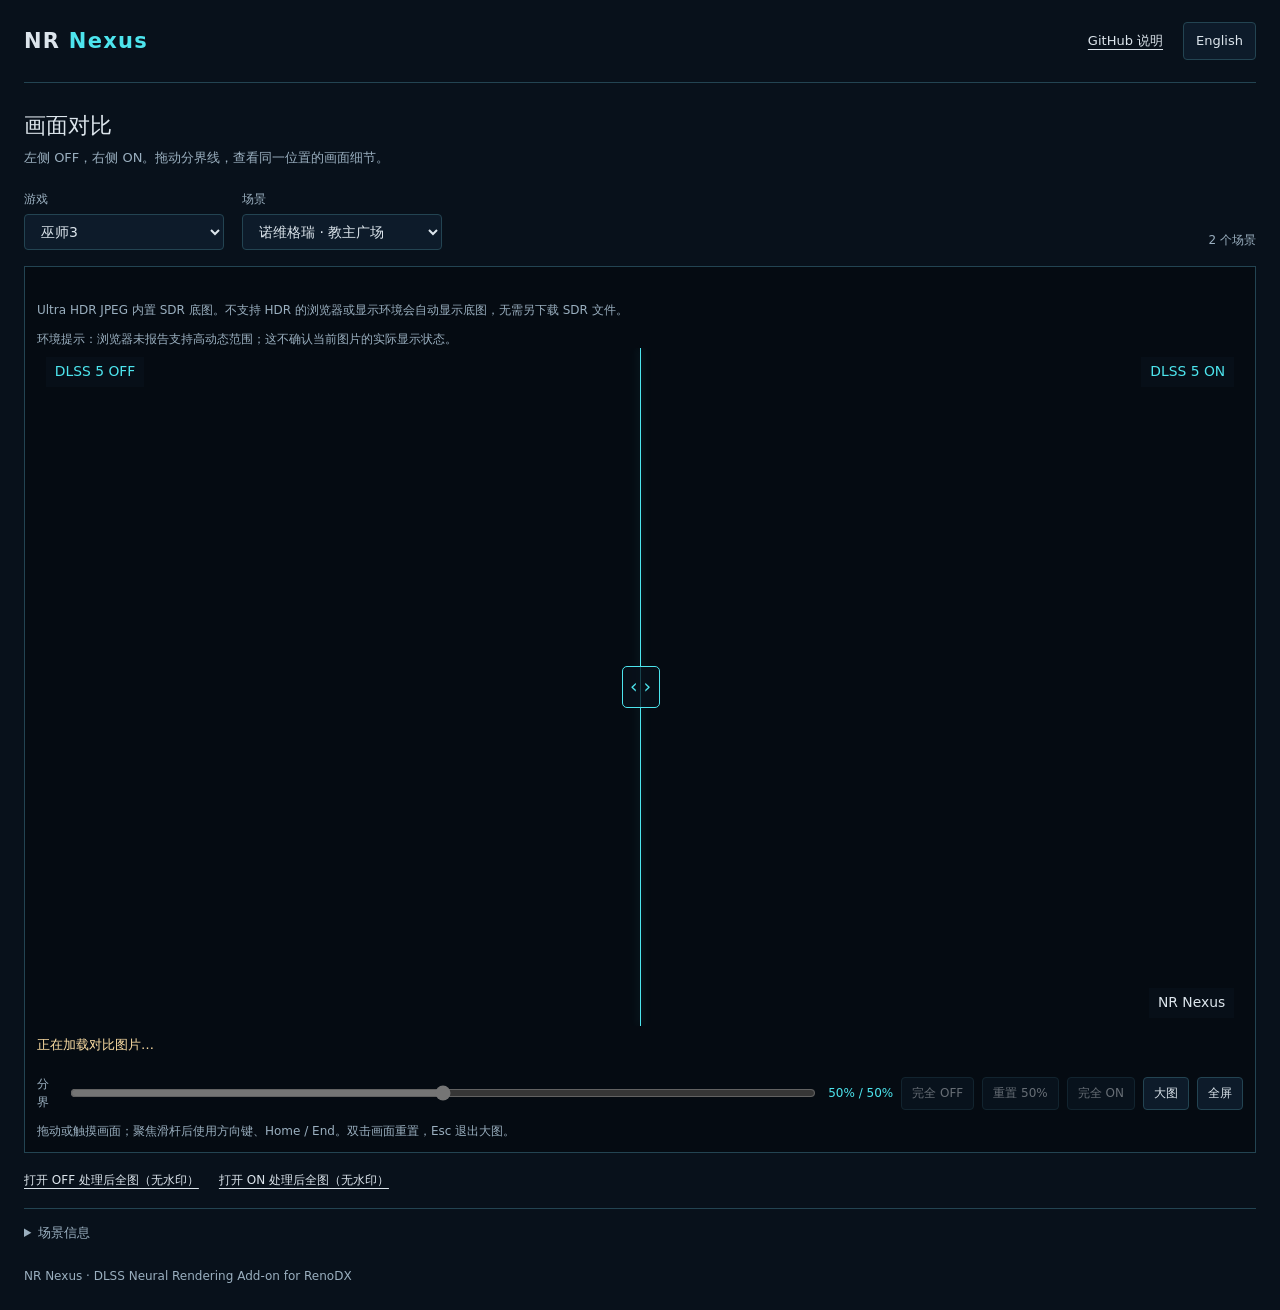
<file: docs/index.html>
<!doctype html>
<html lang="zh-CN"><meta charset="utf-8"><meta name="viewport" content="width=device-width, initial-scale=1"><title>NR Nexus</title>
<meta http-equiv="refresh" content="0;url=compare/">
<p><a href="compare/">游戏实机画面对比 / In-game Comparisons</a></p></html>
</file>
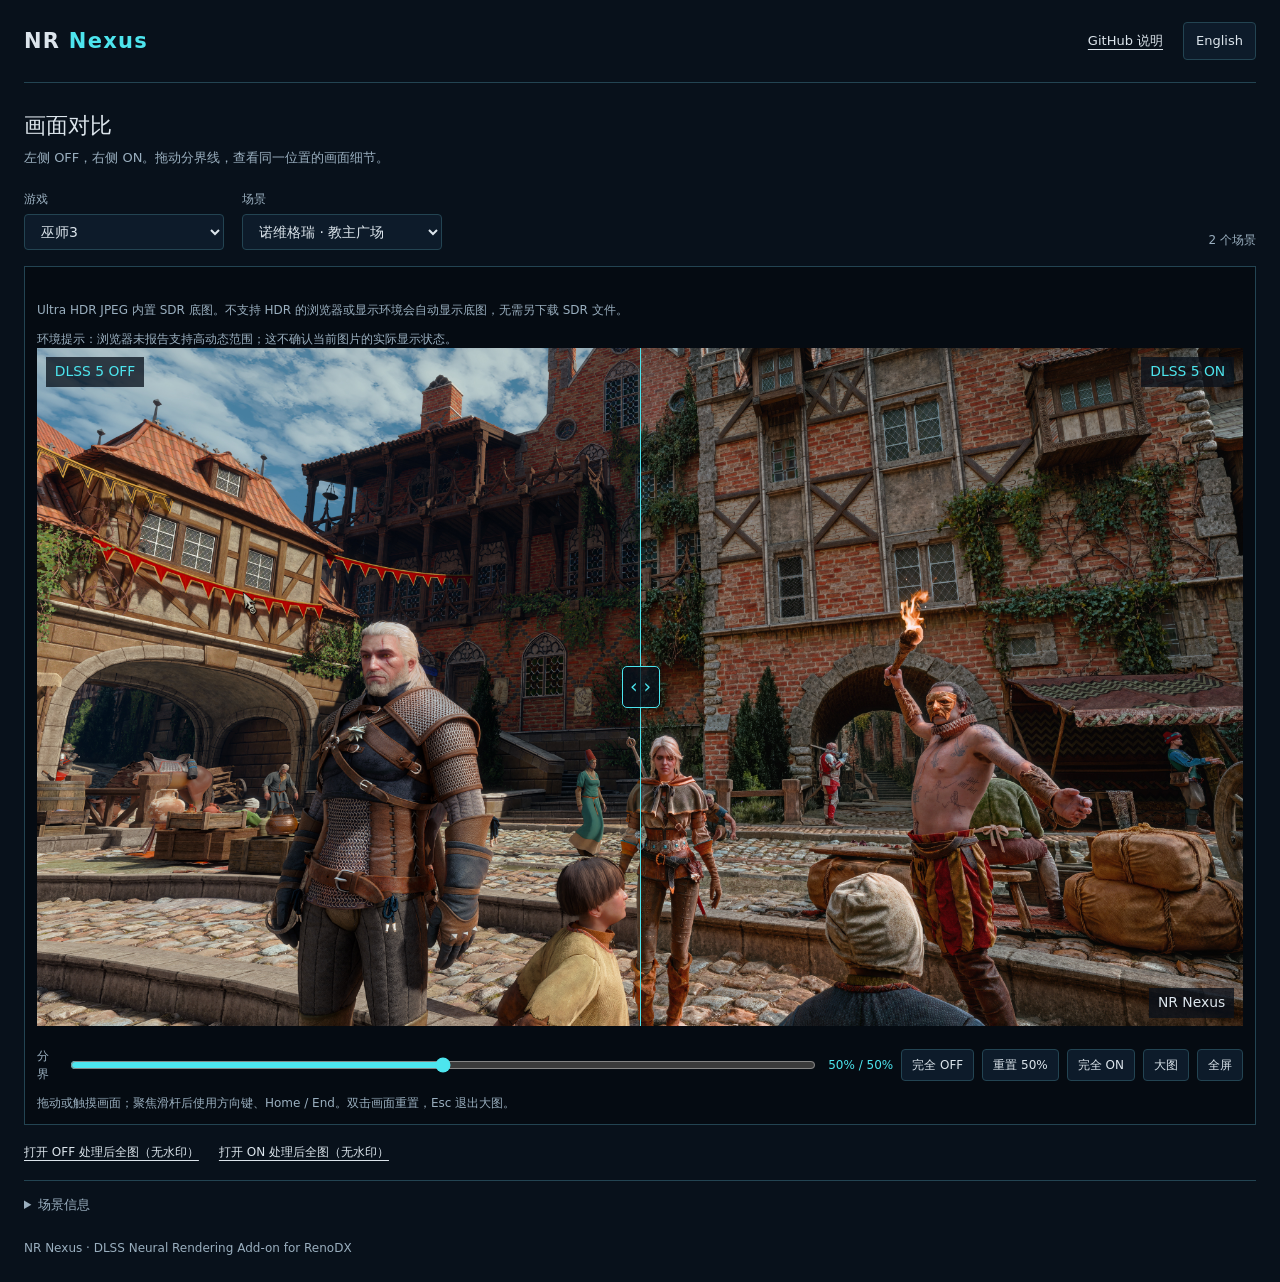
<file: docs/compare/index.html>
<!doctype html>
<html lang="zh-CN">
<head>
<meta charset="utf-8">
<meta name="viewport" content="width=device-width,initial-scale=1">
<meta name="color-scheme" content="dark">
<meta name="referrer" content="no-referrer">
<title>NR Nexus · 画面对比</title>
<style>
:root{color-scheme:dark;--bg:#08111b;--panel:#0d1b2a;--line:#234452;--cyan:#4de5ee;--text:#dce5ec;--muted:#9aafbf;--split:50%;font:14px/1.55 "Segoe UI",system-ui,sans-serif;background:var(--bg);color:var(--text)}
*{box-sizing:border-box}body{margin:0}button,select,a{touch-action:manipulation}button,select{font:inherit;color:var(--text);background:var(--panel);border:1px solid var(--line);border-radius:4px;padding:8px 12px}button,a,select,input{accent-color:var(--cyan)}button,a{cursor:pointer}button:hover,a:hover{color:var(--cyan)}button:disabled{opacity:.45;cursor:default}a{color:var(--text);text-underline-offset:4px}:focus-visible{outline:2px solid var(--cyan);outline-offset:4px}[hidden]{display:none!important}
header,main,footer{width:min(1600px,calc(100% - 48px));margin:auto}header{display:flex;align-items:center;justify-content:space-between;gap:20px;padding:22px 0;border-bottom:1px solid var(--line)}.brand{font-size:21px;letter-spacing:.06em;font-weight:650;text-decoration:none}.brand span{color:var(--cyan)}nav{display:flex;align-items:center;gap:20px;font-size:13px}main{padding:26px 0 0}h1{font-size:22px;font-weight:550;margin:0 0 5px}.intro{margin:0;color:var(--muted);font-size:13px}.heading{margin-bottom:22px}.selectors{display:flex;align-items:end;gap:18px;margin-bottom:16px}.selectors label{display:grid;gap:5px;color:var(--muted);font-size:12px}.selectors select{min-width:200px;max-width:360px;width:100%;font-size:14px}.count{color:var(--muted);font-size:12px;margin-left:auto}.notice{padding:12px 16px;border:1px solid #99743c;background:#282317;color:#ffe0a5;margin:0 0 16px}.empty{min-height:45vh;display:grid;place-content:center;text-align:center;border:1px solid var(--line);padding:32px}.empty h2{font-size:20px;font-weight:500;margin:0 0 8px}.empty p{max-width:55ch;color:var(--muted);margin:0}
.viewer{background:#050b12;border:1px solid var(--line);padding:12px}.viewer.expanded{position:fixed;inset:0;z-index:10;overflow:auto}.viewer:fullscreen{overflow:auto;width:100%;height:100%;padding:20px}.stage{position:relative;width:100%;aspect-ratio:16/9;overflow:hidden;touch-action:none;user-select:none;cursor:ew-resize;container-type:inline-size;background:#050b12}.viewer.expanded .stage,.viewer:fullscreen .stage{width:min(100%,calc((100dvh - 180px)*var(--ratio,1.77778)));margin:auto}.layer{position:absolute;inset:0;width:100%;height:100%;object-fit:fill;pointer-events:none}.on-layer{clip-path:inset(0 0 0 var(--split))}.divider{position:absolute;left:var(--split);top:0;bottom:0;width:1px;background:var(--cyan);box-shadow:0 0 10px #4de5ee60;pointer-events:none}.grip{position:absolute;top:50%;left:50%;transform:translate(-50%,-50%);display:grid;place-items:center;width:38px;height:42px;background:rgba(8,17,27,.76);border:1px solid var(--cyan);border-radius:5px;color:var(--cyan);font-size:19px}.watermark{position:absolute;background:rgba(8,17,27,.76);color:var(--cyan);font-size:clamp(10px,1.15cqw,22px);padding:.3em .65em;pointer-events:none;max-width:45%;overflow-wrap:anywhere}.off-label{left:.729167%;top:1.296296%}.on-label{right:.729167%;top:1.296296%}.signature{right:.729167%;bottom:1.296296%;color:#dce5ec}.toolbar{display:flex;align-items:center;gap:8px;flex-wrap:wrap;padding:12px 0 0}.toolbar button{font-size:12px;padding:6px 10px}.slider-wrap{display:flex;align-items:center;gap:12px;flex:1;min-width:200px}.slider-wrap label{color:var(--muted);font-size:12px}input[type=range]{width:100%;min-width:70px;height:26px;cursor:ew-resize;margin:0}.balance{color:var(--cyan);white-space:nowrap;font-size:12px;font-variant-numeric:tabular-nums}.hint{color:var(--muted);font-size:12px;margin:10px 0 0}.image-links{display:flex;flex-wrap:wrap;gap:20px;font-size:12px;margin:18px 0}.details{border-top:1px solid var(--line);padding-top:14px}.details summary{cursor:pointer;font-size:13px;color:var(--muted)}dl{display:grid;grid-template-columns:max-content 1fr;gap:6px 20px;font-size:12px}dt{color:var(--muted)}dd{margin:0;overflow-wrap:anywhere}#warnings{color:#ffe0a5;font-size:12px;padding-left:20px}footer{padding:24px 0;color:var(--muted);font-size:12px}.load-status{font-size:13px;color:#ffe0a5;margin:8px 0}.stage.loading .layer{visibility:hidden}
@media(max-width:640px){header,main,footer{width:calc(100% - 24px)}header{padding:15px 0;gap:8px}nav{gap:12px;font-size:12px}.brand{font-size:17px}main{padding-top:18px}.selectors{flex-wrap:wrap;gap:10px}.selectors label{flex:1;min-width:125px}.selectors select{min-width:0;max-width:100%}.count{width:100%;margin:0}.viewer{padding:6px}.slider-wrap{flex-basis:100%}h1{font-size:20px}.grip{width:26px;height:34px}.toolbar{gap:6px}.image-links{gap:12px}.viewer:fullscreen{padding:8px}}
</style>
</head>
<body>
<header><a class="brand" href="https://github.com/williamstosh/RenoDX-DLSSNR-Nexus#readme">NR <span>Nexus</span></a><nav><a href="https://github.com/williamstosh/RenoDX-DLSSNR-Nexus#readme" data-i18n="readme">GitHub 说明</a><button id="language" type="button" aria-label="Switch to English">English</button></nav></header>
<main>
<div class="heading"><h1 data-i18n="title">画面对比</h1><p class="intro" data-i18n="intro">左侧 OFF，右侧 ON。拖动分界线，查看同一位置的画面细节。</p></div>
<p id="review-banner" class="notice" role="status" hidden></p>
<section id="empty" class="empty"><h2 data-i18n="emptyTitle">暂无已审核场景</h2><p data-i18n="emptyText">图库尚未收录已审核的画面对比。可返回 GitHub 查看项目说明。</p></section>
<section id="gallery" hidden>
<div class="selectors"><label><span data-i18n="game">游戏</span><select id="game" disabled></select></label><label><span data-i18n="scene">场景</span><select id="scene" disabled></select></label><span id="count" class="count"></span></div>
<div id="viewer" class="viewer">
<div id="hdr-controls" hidden><div class="toolbar"><label for="display-mode" data-i18n="displayMode">显示模式</label><select id="display-mode"><option value="hdr">Ultra HDR</option><option value="sdr">SDR</option></select></div><p id="hdr-help" class="hint" data-i18n="hdrHelp"></p><p id="hdr-environment" class="hint"></p></div>
<div id="stage" class="stage loading" aria-busy="true">
<img id="off-image" class="layer" alt="" draggable="false"><img id="on-image" class="layer on-layer" alt="" draggable="false">
<span id="off-label" class="watermark off-label">DLSS 5 OFF</span><span id="on-label" class="watermark on-label">DLSS 5 ON</span><span class="watermark signature">NR Nexus</span><div class="divider" aria-hidden="true"><span class="grip">‹ ›</span></div>
</div>
<p id="load-status" class="load-status" role="status"></p>
<div class="toolbar"><div class="slider-wrap"><label for="split" data-i18n="split">分界</label><input id="split" type="range" min="0" max="100" step="1" value="50" aria-describedby="help" disabled><output id="balance" class="balance" for="split">50% / 50%</output></div><button id="all-off" type="button" disabled data-i18n="allOff">完全 OFF</button><button id="reset" type="button" disabled data-i18n="reset">重置 50%</button><button id="all-on" type="button" disabled data-i18n="allOn">完全 ON</button><button id="expand" type="button" data-i18n="expand">大图</button><button id="fullscreen" type="button" data-i18n="fullscreen">全屏</button></div>
<p id="help" class="hint" data-i18n="help">拖动或触摸画面；聚焦滑杆后使用方向键、Home / End。双击画面重置，Esc 退出大图。</p>
</div>
<div class="image-links"><a id="open-off" target="_blank" rel="noopener noreferrer" data-i18n="openOff">打开 OFF 处理后全图（无水印）</a><a id="open-on" target="_blank" rel="noopener noreferrer" data-i18n="openOn">打开 ON 处理后全图（无水印）</a><a id="open-hdr-preview" target="_blank" rel="noopener noreferrer" data-i18n="hdrPreview" hidden>打开 Ultra HDR 静态预览</a></div>
<details class="details"><summary data-i18n="details">场景信息</summary><dl id="metadata"></dl><ul id="warnings" hidden></ul></details>
</section>
</main>
<footer data-i18n="footer">NR Nexus · DLSS Neural Rendering Add-on for RenoDX</footer>
<script id="catalog-data" type="application/json">{
  "schema": 1,
  "scenes": [
    {
      "id": "3-30347b3fdd/scene-35e7d20e1c/becc86134f6282d0",
      "game": "巫师3",
      "scene": "诺维格瑞 · 教主广场",
      "off": "assets/3-30347b3fdd/scene-35e7d20e1c/becc86134f6282d0/off.jpg",
      "on": "assets/3-30347b3fdd/scene-35e7d20e1c/becc86134f6282d0/on.jpg",
      "width": 3840,
      "height": 2160,
      "status": "approved",
      "labels": {
        "off": "DLSS 5 OFF",
        "on": "DLSS 5 ON"
      },
      "metadata": {},
      "warnings": [
        "Captures are 8 seconds apart; inspect moving characters, cloth, clouds and fire manually."
      ],
      "synthetic": false,
      "dynamic_range": "ultra-hdr",
      "game_en": "The Witcher 3",
      "scene_en": "Novigrad · Hierarch Square",
      "readme": "assets/3-30347b3fdd/scene-35e7d20e1c/becc86134f6282d0/revisions/f981db53b9bdfc60/readme.jpg"
    },
    {
      "id": "3-30347b3fdd/scene-4d71462ab3/9d0c90e0d157a5f5",
      "game": "巫师3",
      "scene": "威伦 · 驼背泥沼",
      "off": "assets/3-30347b3fdd/scene-4d71462ab3/9d0c90e0d157a5f5/off.jpg",
      "on": "assets/3-30347b3fdd/scene-4d71462ab3/9d0c90e0d157a5f5/on.jpg",
      "width": 3840,
      "height": 2160,
      "status": "approved",
      "labels": {
        "off": "DLSS 5 OFF",
        "on": "DLSS 5 ON"
      },
      "metadata": {},
      "warnings": [
        "Captures are 8 seconds apart; inspect foliage, water, characters and other moving content manually."
      ],
      "synthetic": false,
      "dynamic_range": "ultra-hdr",
      "game_en": "The Witcher 3",
      "scene_en": "Velen · Crookback Bog",
      "readme": "assets/3-30347b3fdd/scene-4d71462ab3/9d0c90e0d157a5f5/revisions/4a669953bd50b99f/readme.jpg"
    }
  ]
}
</script>
<script>
(() => {
  'use strict';
  const $ = id => document.getElementById(id);
  const copy = {
    zh: {readme:'GitHub 说明',title:'画面对比',intro:'左侧 OFF，右侧 ON。拖动分界线，查看同一位置的画面细节。',emptyTitle:'暂无已审核场景',emptyText:'图库尚未收录已审核的画面对比。可返回 GitHub 查看项目说明。',game:'游戏',scene:'场景',split:'分界',allOff:'完全 OFF',allOn:'完全 ON',reset:'重置 50%',expand:'大图',collapse:'收起大图',fullscreen:'全屏',exitFullscreen:'退出全屏',help:'拖动或触摸画面；聚焦滑杆后使用方向键、Home / End。双击画面重置，Esc 退出大图。',openOff:'打开 OFF 处理后全图（无水印）',openOn:'打开 ON 处理后全图（无水印）',details:'场景信息',footer:'NR Nexus · DLSS Neural Rendering Add-on for RenoDX',candidate:'待审核：此场景尚未公开收录。',synthetic:'合成测试：此图仅用于验证对比工具，并非游戏画质证据。',loading:'正在加载对比图片…',loadError:'图片无法加载或尺寸不一致，请检查本地图片文件。',invalid:'图库数据无效，请重新生成页面。',resolution:'处理后尺寸',api:'图形 API',gpu:'显卡',plugin_version:'插件版本',runtime:'运行时',pass:'Pass',model:'模型',working_resolution:'工作分辨率',count:'个场景'},
    en: {readme:'GitHub README',title:'Image comparison',intro:'OFF on the left, ON on the right. Drag the divider to inspect the same image details.',emptyTitle:'No approved scenes yet',emptyText:'No reviewed comparisons have been added to this gallery. Visit GitHub to learn about the project.',game:'Game',scene:'Scene',split:'Split',allOff:'Full OFF',allOn:'Full ON',reset:'Reset 50%',expand:'Large view',collapse:'Close large view',fullscreen:'Fullscreen',exitFullscreen:'Exit fullscreen',help:'Drag or touch the image; focus the slider for arrow keys and Home / End. Double-click to reset. Esc closes large view.',openOff:'Open full processed OFF image (no watermark)',openOn:'Open full processed ON image (no watermark)',details:'Scene information',footer:'NR Nexus · DLSS Neural Rendering Add-on for RenoDX',candidate:'Pending review: this scene has not been added to the public gallery.',synthetic:'Synthetic test: this image tests the comparison tool; it is not evidence of game image quality.',loading:'Loading comparison images…',loadError:'Images could not load or their dimensions differ. Check the local image files.',invalid:'Invalid gallery data. Generate the page again.',resolution:'Processed dimensions',api:'Graphics API',gpu:'GPU',plugin_version:'Plugin version',runtime:'Runtime',pass:'Pass',model:'Model',working_resolution:'Working resolution',count:'scenes'}
  };
  Object.assign(copy.zh, {displayMode:'显示模式',hdrHelp:'Ultra HDR：兼容 HDR 的浏览器、系统和屏幕才会呈现 HDR，否则显示 SDR 底图。选择 SDR 可查看转换后的 SDR 图。',hdrEnvironmentHigh:'环境提示：浏览器报告支持高动态范围；这不确认当前图片已实际显示为 HDR。',hdrEnvironmentStandard:'环境提示：浏览器未报告支持高动态范围；这不确认当前图片的实际显示状态。',hdrPreview:'打开 Ultra HDR 静态预览',output:'转换输出',displaySource:'当前图片源',hdrOutput:'Ultra HDR JPEG + SDR 备用图',sdrOutput:'SDR',hdrSource:'Ultra HDR JPEG（实际显示取决于环境）'});
  Object.assign(copy.en, {displayMode:'Display mode',hdrHelp:'Ultra HDR: HDR presentation requires a compatible browser, operating system and display; otherwise the SDR base image is shown. Select SDR to view the converted SDR images.',hdrEnvironmentHigh:'Environment hint: the browser reports high dynamic range support; this does not confirm that the image is actually displayed in HDR.',hdrEnvironmentStandard:'Environment hint: the browser does not report high dynamic range support; this does not confirm how the image is actually displayed.',hdrPreview:'Open Ultra HDR static preview',output:'Conversion output',displaySource:'Current image source',hdrOutput:'Ultra HDR JPEG + SDR alternatives',sdrOutput:'SDR',hdrSource:'Ultra HDR JPEG (presentation depends on the environment)'});
  let language = 'zh', current, displayMode = 'hdr', ready = false, loadState = '', invalid = false, generation = 0;
  const hdrEnvironment = window.matchMedia('(dynamic-range: high)');
  const isHdr = item => item.dynamic_range === 'ultra-hdr';
  const hasSdr = item => isHdr(item) && item.sdr_off && item.sdr_on;
  const displayName = (item, field) => language === 'en' ? text(item[field + '_en']) || item[field] : item[field];
  const source = side => current[isHdr(current) && displayMode === 'sdr' ? 'sdr_' + side : side];
  const candidate = document.body.dataset.candidate === 'true';
  // Reject URL syntax and encoded traversal before assigning any catalog path.
  function safePath(value) {
    return typeof value === 'string' && /^[\p{L}\p{N} _()./-]+$/u.test(value) &&
      !value.startsWith('/') && value.split('/').every(part => part && part !== '.' && part !== '..');
  }
  const text = value => typeof value === 'string' || typeof value === 'number' ? String(value) : '';
  let scenes = [];
  try {
    const data = JSON.parse($('catalog-data').textContent);
    if (data.schema !== 1 || !Array.isArray(data.scenes)) throw new Error('schema');
    const ids = new Set();
    scenes = data.scenes.filter(item => {
      if (!item || typeof item !== 'object') return false;
      const visible = item.status === 'approved' || (candidate && data.scenes.length === 1 && item.status === 'candidate');
      if (!visible || typeof item.id !== 'string' || !item.id || ids.has(item.id) ||
          typeof item.game !== 'string' || typeof item.scene !== 'string' ||
          !safePath(item.off) || !safePath(item.on) ||
          ['sdr_off','sdr_on','hdr_preview','preview','readme'].some(key => key in item && !safePath(item[key])) ||
          (Boolean(item.sdr_off) !== Boolean(item.sdr_on)) ||
          ['game_en','scene_en'].some(key => key in item && typeof item[key] !== 'string') ||
          !Number.isSafeInteger(item.width) || !Number.isSafeInteger(item.height) || item.width <= 0 || item.height <= 0) return false;
      ids.add(item.id);
      return true;
    });
  } catch { invalid = true; }
  function option(select, value, label) {
    const node = document.createElement('option');
    node.value = value; node.textContent = label; select.append(node);
  }
  function setSplit(value) {
    const split = Math.max(0, Math.min(100, Number(value)));
    $('split').value = String(split);
    $('stage').style.setProperty('--split', split + '%');
    $('balance').textContent = split + '% / ' + (100 - split) + '%';
    $('split').setAttribute('aria-valuetext', 'OFF ' + split + '%, ON ' + (100 - split) + '%');
  }
  function controls(enabled) {
    ready = enabled;
    for (const id of ['split','all-off','all-on','reset']) $(id).disabled = !enabled;
  }
  function renderText() {
    const t = copy[language];
    document.documentElement.lang = language === 'zh' ? 'zh-CN' : 'en';
    document.title = 'NR Nexus · ' + t.title;
    document.querySelectorAll('[data-i18n]').forEach(node => { node.textContent = t[node.dataset.i18n]; });
    $('language').textContent = language === 'zh' ? 'English' : '中文';
    $('language').setAttribute('aria-label', language === 'zh' ? 'Switch to English' : '切换到中文');
    $('game').setAttribute('aria-label', t.game); $('scene').setAttribute('aria-label', t.scene);
    $('expand').textContent = t[$('viewer').classList.contains('expanded') ? 'collapse' : 'expand'];
    $('fullscreen').textContent = t[document.fullscreenElement ? 'exitFullscreen' : 'fullscreen'];
    $('load-status').textContent = loadState ? t[loadState] : '';
    if (invalid) $('empty').querySelector('p').textContent = t.invalid;
    $('count').textContent = scenes.length + ' ' + t.count;
    const banners = [];
    if (candidate) banners.push(t.candidate);
    if (current && current.synthetic === true) banners.push(t.synthetic);
    $('review-banner').hidden = !banners.length; $('review-banner').textContent = banners.join(' ');
    $('metadata').replaceChildren();
    if (!current) return;
    for (const node of $('game').options) {
      const item = scenes.find(scene => scene.game === node.value);
      node.textContent = displayName(item, 'game');
    }
    for (const node of $('scene').options) {
      const item = scenes.find(scene => scene.id === node.value);
      node.textContent = displayName(item, 'scene');
    }
    $('hdr-controls').hidden = !isHdr(current);
    $('display-mode').hidden = !hasSdr(current);
    document.querySelector('label[for=display-mode]').hidden = !hasSdr(current);
    if (isHdr(current) && !hasSdr(current)) $('hdr-help').textContent = language === 'zh'
      ? 'Ultra HDR JPEG 内置 SDR 底图。不支持 HDR 的浏览器或显示环境会自动显示底图，无需另下载 SDR 文件。'
      : 'Ultra HDR JPEG includes an SDR base. Browsers or display environments without HDR support show that base automatically, without a separate SDR file.';
    $('display-mode').value = displayMode;
    $('hdr-environment').textContent = t[hdrEnvironment.matches ? 'hdrEnvironmentHigh' : 'hdrEnvironmentStandard'];
    $('open-hdr-preview').hidden = !isHdr(current) || !current.hdr_preview;
    if (isHdr(current) && current.hdr_preview) $('open-hdr-preview').setAttribute('href', current.hdr_preview);
    else $('open-hdr-preview').removeAttribute('href');
    const fields = {resolution:current.width + ' × ' + current.height};
    fields.output = t[isHdr(current) ? 'hdrOutput' : 'sdrOutput'];
    if (isHdr(current) && !hasSdr(current)) fields.output = language === 'zh' ? 'Ultra HDR JPEG（内置 SDR 底图）' : 'Ultra HDR JPEG (embedded SDR base)';
    if (isHdr(current)) fields.displaySource = t[displayMode === 'hdr' ? 'hdrSource' : 'sdrOutput'];
    const metadata = current.metadata && typeof current.metadata === 'object' ? current.metadata : {};
    for (const key of ['api','gpu','plugin_version','runtime','pass','model','working_resolution']) {
      if (text(metadata[key])) fields[key] = text(metadata[key]);
    }
    for (const [key,value] of Object.entries(fields)) {
      const dt = document.createElement('dt'), dd = document.createElement('dd');
      dt.textContent = t[key]; dd.textContent = value; $('metadata').append(dt,dd);
    }
    for (const side of ['off','on']) {
      const label = text(current.labels && current.labels[side]) || 'DLSS 5 ' + side.toUpperCase();
      $(side + '-label').textContent = label;
      $(side + '-image').alt = displayName(current, 'game') + ' / ' + displayName(current, 'scene') + ' — ' + label;
    }
  }
  async function selectScene(item, updateHash = true) {
    current = item; displayMode = 'hdr';
    $('game').value = item.game; $('scene').replaceChildren();
    scenes.filter(scene => scene.game === item.game).forEach(scene => option($('scene'),scene.id,scene.scene));
    $('scene').value = item.id;
    $('stage').style.aspectRatio = item.width + ' / ' + item.height;
    $('viewer').style.setProperty('--ratio', item.width / item.height);
    setSplit(50);
    $('warnings').replaceChildren();
    for (const warning of Array.isArray(item.warnings) ? item.warnings : []) {
      if (!text(warning)) continue;
      const li = document.createElement('li'); li.textContent = text(warning); $('warnings').append(li);
    }
    $('warnings').hidden = !$('warnings').childElementCount;
    if (updateHash) location.hash = 'scene=' + encodeURIComponent(item.id);
    await loadImages();
  }
  async function loadImages() {
    const item = current, token = ++generation;
    $('stage').classList.add('loading'); $('stage').setAttribute('aria-busy','true');
    controls(false); loadState = 'loading';
    const paths = ['off','on'].map(source);
    for (const [index,side] of ['off','on'].entries()) $('open-' + side).setAttribute('href', paths[index]);
    renderText();
    // Decode both images before revealing either; stale scene loads cannot replace the selection.
    try {
      const images = await Promise.all(paths.map(async path => {
        const image = new Image(); image.src = path; await image.decode();
        if (image.naturalWidth !== item.width || image.naturalHeight !== item.height) throw new Error('dimensions');
        return image;
      }));
      if (token !== generation) return;
      $('off-image').src = images[0].src; $('on-image').src = images[1].src;
      $('stage').classList.remove('loading'); controls(true); loadState = '';
    } catch { if (token !== generation) return; loadState = 'loadError'; }
    $('stage').setAttribute('aria-busy','false'); renderText();
  }
  function fromHash() {
    try {
      const id = new URLSearchParams(location.hash.slice(1)).get('scene');
      return scenes.find(scene => scene.id === id);
    } catch { return undefined; }
  }
  $('language').addEventListener('click', () => {language = language === 'zh' ? 'en' : 'zh'; renderText();});
  $('display-mode').addEventListener('change', () => {
    if (!current || !hasSdr(current)) return;
    displayMode = $('display-mode').value === 'sdr' ? 'sdr' : 'hdr';
    loadImages();
  });
  hdrEnvironment.addEventListener('change', renderText);
  $('split').addEventListener('input', event => setSplit(event.target.value));
  $('all-off').addEventListener('click', () => setSplit(100));
  $('all-on').addEventListener('click', () => setSplit(0));
  $('reset').addEventListener('click', () => setSplit(50));
  const stage = $('stage');
  function pointerSplit(event) {
    const rect = stage.getBoundingClientRect();
    setSplit(Math.round((event.clientX - rect.left) / rect.width * 100));
  }
  let pointer = null;
  stage.addEventListener('pointerdown', event => {
    if (!ready || !event.isPrimary || event.button !== 0) return;
    pointer = event.pointerId; stage.setPointerCapture(pointer); pointerSplit(event);
  });
  stage.addEventListener('pointermove', event => {if (ready && pointer === event.pointerId) pointerSplit(event);});
  for (const type of ['pointerup','pointercancel','lostpointercapture']) stage.addEventListener(type, () => {pointer = null;});
  stage.addEventListener('dblclick', () => {if (ready) setSplit(50);});
  $('game').addEventListener('change', () => selectScene(scenes.find(scene => scene.game === $('game').value)));
  $('scene').addEventListener('change', () => selectScene(scenes.find(scene => scene.id === $('scene').value)));
  window.addEventListener('hashchange', () => {const item = fromHash(); if (item && item !== current) selectScene(item,false);});
  $('expand').addEventListener('click', () => {$('viewer').classList.toggle('expanded'); renderText();});
  document.addEventListener('keydown', event => {if (event.key === 'Escape') {$('viewer').classList.remove('expanded'); renderText();}});
  $('fullscreen').hidden = !document.fullscreenEnabled;
  $('fullscreen').addEventListener('click', async () => {
    try {
      if (document.fullscreenElement) await document.exitFullscreen();
      else await $('viewer').requestFullscreen();
    } catch { $('viewer').classList.add('expanded'); renderText(); }
  });
  document.addEventListener('fullscreenchange', renderText);
  if (scenes.length) {
    $('empty').hidden = true; $('gallery').hidden = false;
    for (const game of new Set(scenes.map(scene => scene.game))) option($('game'),game,game);
    $('game').disabled = false; $('scene').disabled = false;
    selectScene(fromHash() || scenes[0]);
  }
  setSplit(50); renderText();
})();
</script>
</body>
</html>
</file>
